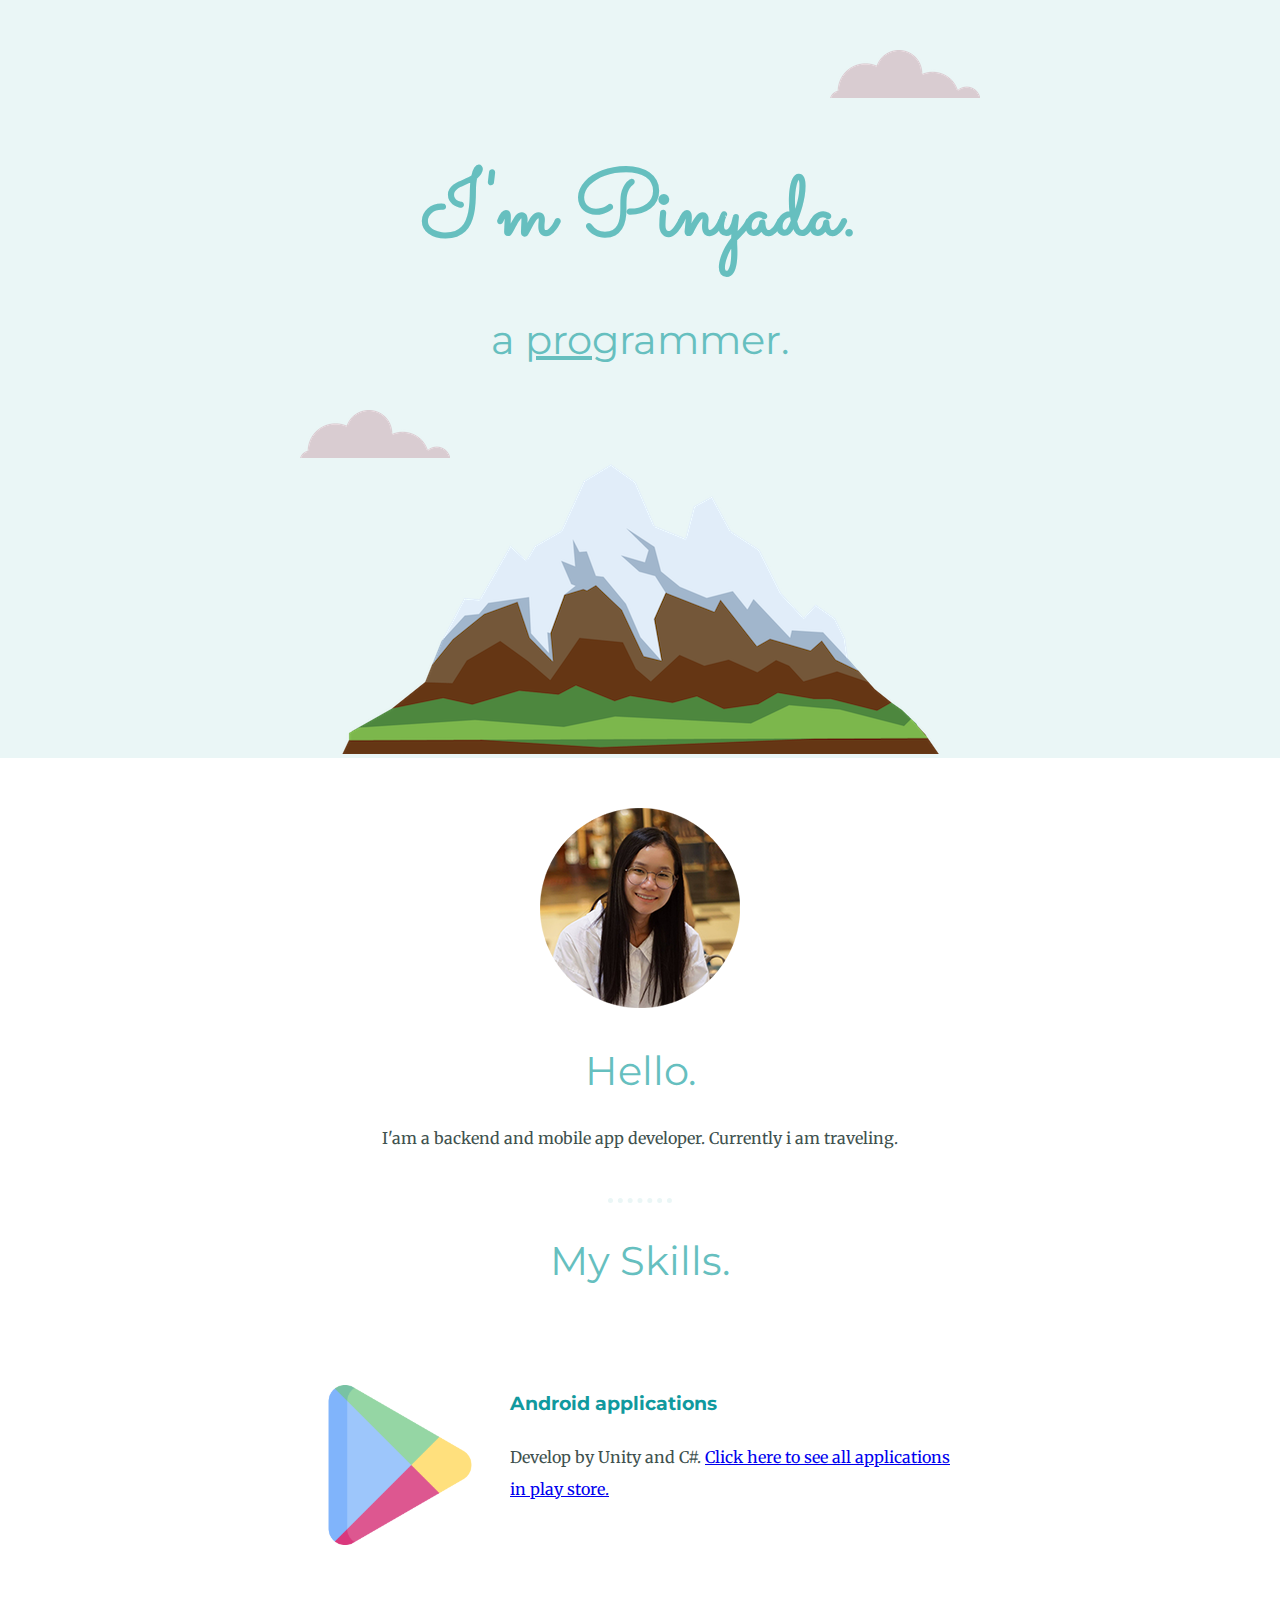
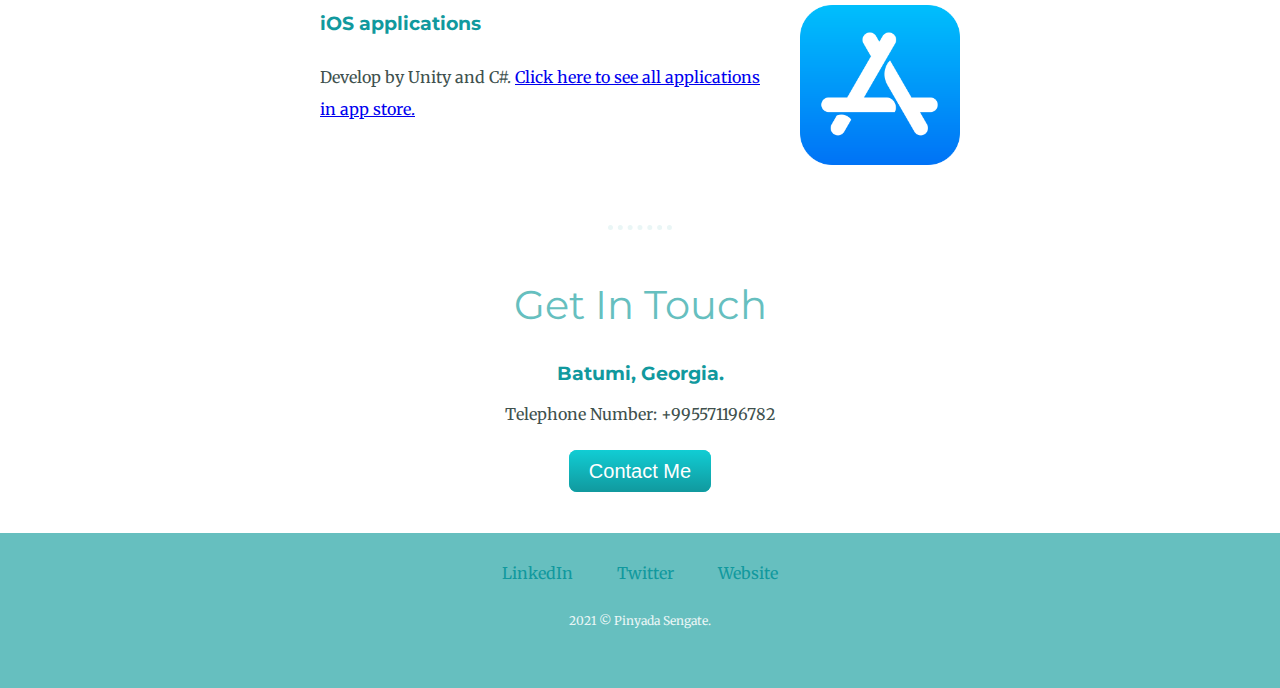
<file: index.html>
<!DOCTYPE html>
<html lang="en">
<head>
    <meta charset="UTF-8">
    <meta http-equiv="X-UA-Compatible" content="IE=edge">
    <meta name="viewport" content="width=device-width, initial-scale=1.0">
    <title>Pinyada Sengate</title>
    <link rel="stylesheet" href="css/styles.css">
    <link rel="icon" href="favicon.ico">
    <link rel="preconnect" href="https://fonts.googleapis.com"> 
    <link rel="preconnect" href="https://fonts.gstatic.com" crossorigin> 
    <link href="https://fonts.googleapis.com/css2?family=Merriweather&family=Montserrat&family=Sacramento&display=swap" rel="stylesheet">
</head>
<body>
    <div class="top-container">
        <img class="top-cloud" src="images/cloud.png" alt="cloud-img">
        <h1>I'm Pinyada.</h1>
        <h2>a <span class="pro">pro</span>grammer.</h2>
        <img class="bottom-cloud" src="images/cloud.png" alt="cloud-img">
        
        <img src="images/mountain.png" alt="mountain-img">
    </div>

    <div class="middle-container">
        <div class="profile">
          <img src="images/pizza.png" alt="pizza-img">
          <h2>Hello.</h2>
          <p>I'am a backend and mobile app developer. Currently i am traveling.</p>
        </div>

        <hr>

        <div class="skills">
          <h2>My Skills.</h2>
          <div class="skill-row">
            <img class="play-img" src="images/play.png" alt="play-img">
            <h3>Android applications</h3>
            <p class="skill-description">Develop by Unity and C#. <a href="https://play.google.com/store/apps/dev?id=5239894305954758080&hl=en_US&gl=US">Click here to see all applications in play store.</a></p>
          </div>
          <div class="skill-row">
            <img class="app-store-img" src="images/app-store.png" alt="app-store-img">
            <h3>iOS applications</h3>
            <p class="skill-description">Develop by Unity and C#. <a href="https://apps.apple.com/us/developer/pinyada-sengate/id1244402942">Click here to see all applications in app store.</a></p>
          </div>
        </div>

        <hr>

        <div class="contact-me">
          <h2>Get In Touch</h2>
          <h3>Batumi, Georgia.</h3>
          <p>Telephone Number: +995571196782</p>
          <br>
          <a class="btn" href="mailto:pinyada.sengate@gmail.com">Contact Me</a>
        </div>
      </div>
      
      
      <div class="bottom-container">
        <a class="footer-link" href="https://www.linkedin.com/in/pinyada-sengate/">LinkedIn</a>
        <a class="footer-link" href="https://twitter.com/psengate">Twitter</a>
        <a class="footer-link" href="http://pinyada-sengate.com/">Website</a>
        <p class="copy-right">2021 © Pinyada Sengate.</p>
      </div>
      
    
</body>
</html>
</file>
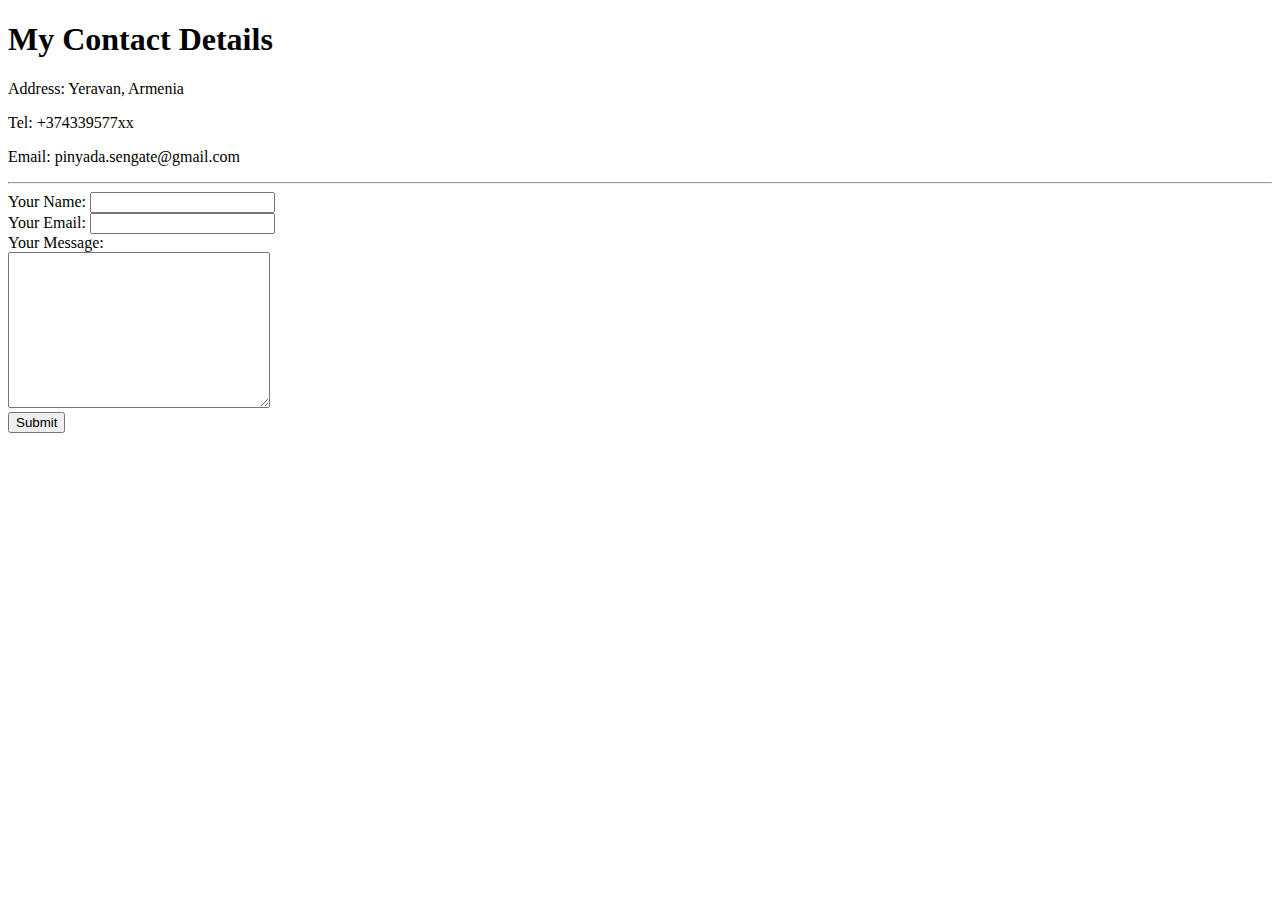
<file: contact.html>
<!DOCTYPE html>
<html lang="en">
<head>
    <meta charset="UTF-8">
    <meta http-equiv="X-UA-Compatible" content="IE=edge">
    <meta name="viewport" content="width=device-width, initial-scale=1.0">
    <title>Contact Me</title>
</head>
<body>
    <h1>My Contact Details</h1>
    <p>Address: Yeravan, Armenia</p>
    <p>Tel: +374339577xx</p>
    <p>Email: pinyada.sengate@gmail.com</p>
    <hr>
    <form action="mailto:pinyada.sengate@gmail.com">
        <label for="">Your Name:</label>
        <input type="text" name="yourName" value=""><br>
        <label for="">Your Email:</label>
        <input type="email" name="yourEmail" id=""><br>
        <label for="">Your Message:</label><br>
        <textarea name="yourMessage" id="" cols="30" rows="10"></textarea><br>
        <input type="submit" value="Submit">
    </form>
</body>
</html>
</file>
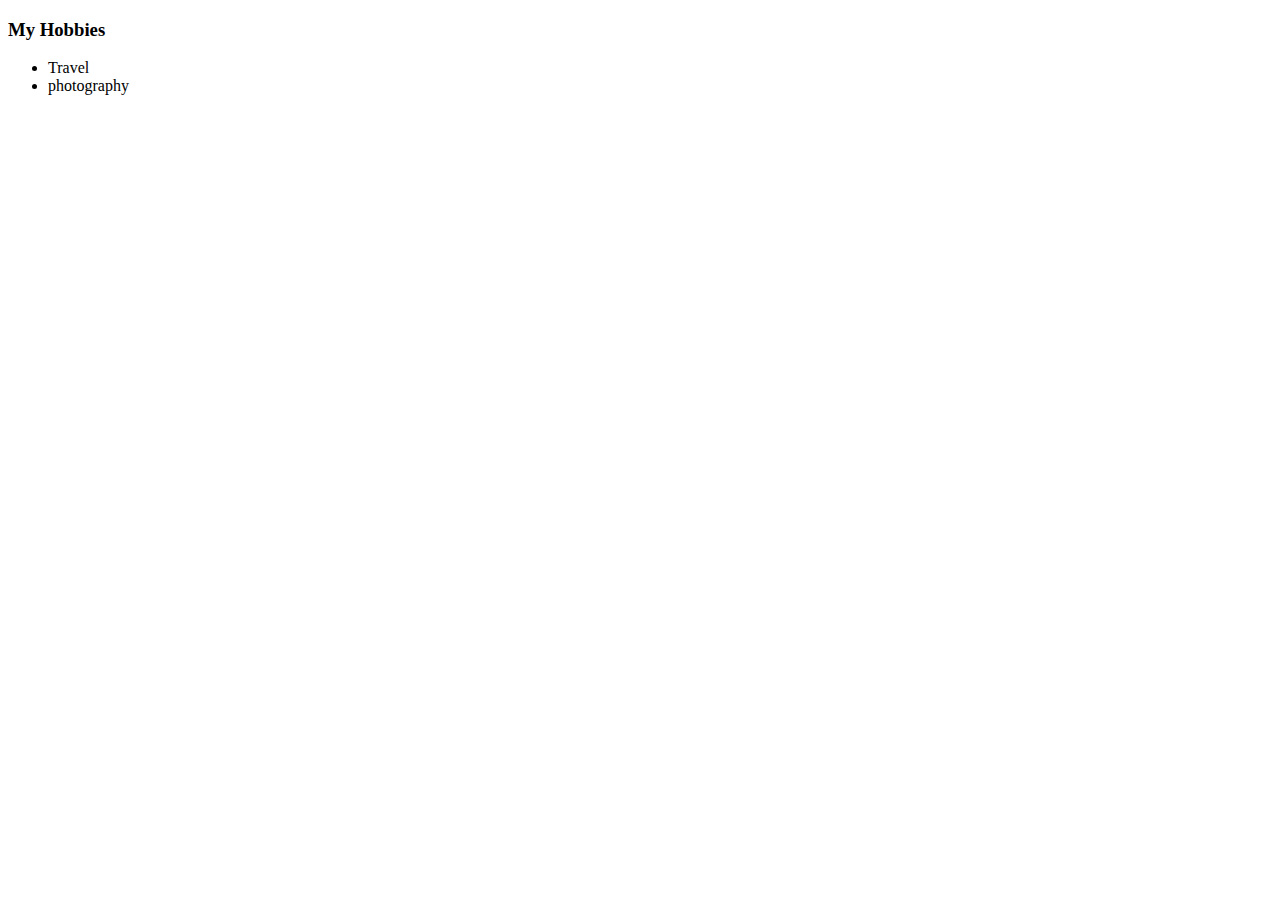
<file: hobbies.html>
<!DOCTYPE html>
<html lang="en">
<head>
    <meta charset="UTF-8">
    <meta http-equiv="X-UA-Compatible" content="IE=edge">
    <meta name="viewport" content="width=device-width, initial-scale=1.0">
    <title>Document</title>
</head>
<body>
    <h3>My Hobbies</h3>
    <ul>
        <li>Travel</li>
        <li>photography</li>
    </ul>
</body>
</html>
</file>
<file: css/styles.css>
body {
    margin: 0;
    text-align: center;
    font-family: 'Merriweather', serif;
}

/* 100% equal 16px. 90px equal (90/16)*100 = 562.5% = 5.625em*/
/* 16px = 100% = 1em */
h1 {
    font-size: 5.625rem; 
    margin: 50px auto 0 auto;
    font-family: 'Sacramento', cursive;
    color: #66BFBF;
    /* line-height: 2; */
}

h2 {
    font-family: 'Montserrat', sans-serif;
    font-size: 2.5rem;
    color: #66BFBF;
    font-weight: normal;
}

h3 {
    font-family: 'Montserrat', sans-serif;
    color: #11999E;
}

p {
    color: #40514E;
}

hr {
    border-style: none;
    border-top-style: dotted;
    border-color: #EAF6F6;
    border-width: 5px;
    width: 5%;
}

.top-container {
    background-color: #EAF6F6;
    position: relative;
    padding-top: 100px;
}

.profile {
    margin: 50px 0 50px 0;
}

.contact-me {
    margin: 50px 0 50px 0;
}

.middle-container {
    
}

.bottom-container {
    background-color: #66BFBF;
    padding: 30px;
}

.footer-link {
    color: #11999E;
    text-decoration: none;
    margin: 20px;
}

a:hover {
    color: #EAF6F6;
}

.copy-right {
    color: #EAF6F6;
    margin: 30px 0;
    font-size: 0.75rem;
}

.pro {
    text-decoration: underline;
}

.top-cloud {
  position: absolute;
  right: 300px;
  top: 50px;
}

.bottom-cloud {
    position: absolute;
    left: 300px;
    bottom: 300px;
}

.skill-row {
    width: 50%;
    margin: 100px auto 100px auto;
    text-align: left;
    line-height: 2;
}

.play-img {
    width: 25%;
    float: left;
    /* margin: 0 30px 0 0; */
    margin-right: 30px;
}

.app-store-img {
    width: 25%;
    float: right;
    margin-left: 30px;
}

.btn {
    background: #11cdd4;
    background-image: -webkit-linear-gradient(top, #11cdd4, #11999e);
    background-image: -moz-linear-gradient(top, #11cdd4, #11999e);
    background-image: -ms-linear-gradient(top, #11cdd4, #11999e);
    background-image: -o-linear-gradient(top, #11cdd4, #11999e);
    background-image: linear-gradient(to bottom, #11cdd4, #11999e);
    -webkit-border-radius: 8;
    -moz-border-radius: 8;
    border-radius: 8px;
    font-family: Arial;
    color: #ffffff;
    font-size: 20px;
    padding: 10px 20px 10px 20px;
    text-decoration: none;
  }
  
  .btn:hover {
    background: #30e3cb;
    background-image: -webkit-linear-gradient(top, #30e3cb, #2bc4ad);
    background-image: -moz-linear-gradient(top, #30e3cb, #2bc4ad);
    background-image: -ms-linear-gradient(top, #30e3cb, #2bc4ad);
    background-image: -o-linear-gradient(top, #30e3cb, #2bc4ad);
    background-image: linear-gradient(to bottom, #30e3cb, #2bc4ad);
    text-decoration: none;
  }

/* .skill-description {
    clear: both;
} */

/* h1 {
    margin-top: 0;
    width: 10%;
    margin: 0 auto;
} */

/* .top-container {
    background-color: red;
    width: 100px;
    height: 100px;
    position: absolute;
    left: 200px;
    top: 200px;
}

.middle-container {
    background-color: blue;
    width: 100px;
    height: 100px;
    position: absolute;
    left: 100px;
    top: 100px;
}

.bottom-container {
    background-color: yellow;
    width: 100px;
    height: 100px;
    position: absolute;
} */

/* .top-container {
    background-color: red;
    width: 100px;
    height: 100px;
    position: relative;
    display: inline-block;
    left: 200px;
}

.middle-container {
    background-color: blue;
    width: 100px;
    height: 100px;
    position: relative;
    display: inline-block;
    right: 100px;
}

.bottom-container {
    background-color: yellow;
    width: 100px;
    height: 100px;
    position: relative;
    display: inline-block;
    right: 100px;
} */

/* .top-container {
    background-color: red;
    width: 100px;
    height: 100px;
    position: relative;
    left: 200px;
}

.middle-container {
    background-color: blue;
    width: 100px;
    height: 100px;
    position: relative;
    bottom: 100px;
}

.bottom-container {
    background-color: yellow;
    width: 100px;
    height: 100px;
    position: relative;
    left: 100px;
    bottom: 200px;
} */

/* .top-container {
    background-color: #A8ECE7;
    width: 200px;
    height: 200px;
    padding: 20px;
    border: solid 10px;
}

.middle-container {
    background-color: red;
    width: 200px;
    height: 200px;
    border: solid 20px;
    margin-left: 260px;
}

.bottom-container {
    background-color: yellow;
    width: 200px;
    height: 200px;
    border: solid 10px;
    margin-left: 500px;
} */
</file>
